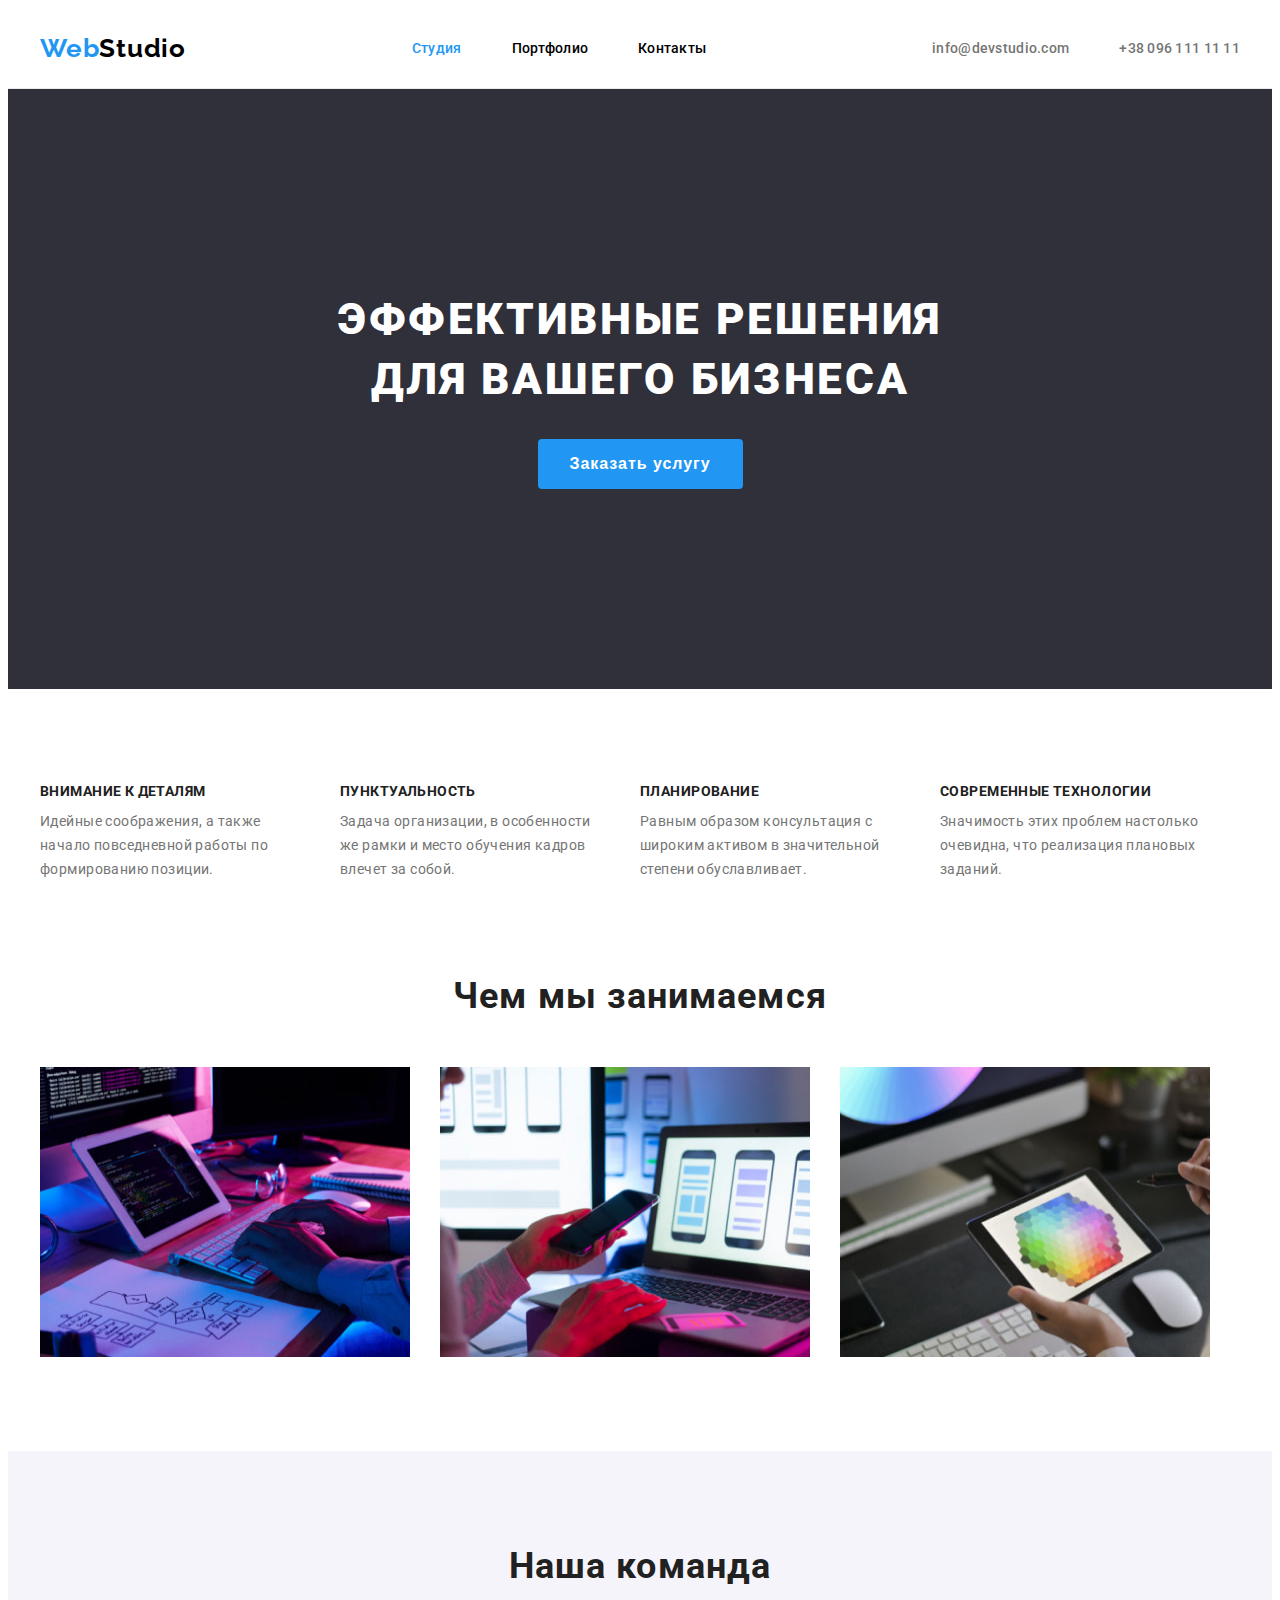
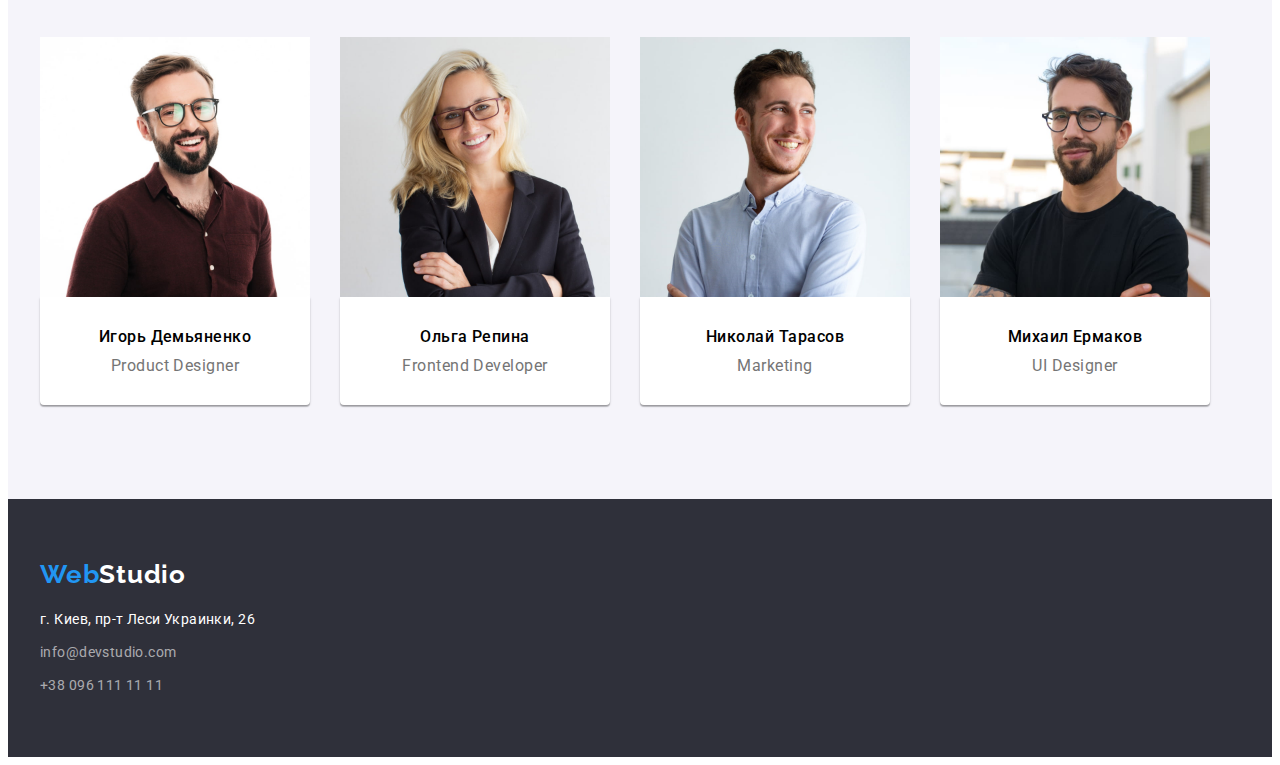
<file: index.html>
<!DOCTYPE html>
<html lang="ru">
  <head>
    <meta charset="UTF-8" />
    <meta http-equiv="X-UA-Compatible" content="IE=edge" />
    <meta name="viewport" content="width=device-width, initial-scale=1.0" />
    <title>WebStudio</title>
    <link rel="preconnect" href="https://fonts.googleapis.com" />
    <link rel="preconnect" href="https://fonts.gstatic.com" crossorigin />
    <link
      href="https://fonts.googleapis.com/css2?family=Raleway:wght@700&family=Roboto:wght@400;500;700;900&display=swap"
      rel="stylesheet"
    />
    <link
      rel="stylesheet"
      href="https://cdnjs.cloudflare.com/ajax/libs/modern-normalize/1.1.0/modern-normalize.min.css"
      integrity="sha512-wpPYUAdjBVSE4KJnH1VR1HeZfpl1ub8YT/NKx4PuQ5NmX2tKuGu6U/JRp5y+Y8XG2tV+wKQpNHVUX03MfMFn9Q=="
      crossorigin="anonymous"
      referrerpolicy="no-referrer"
    />
    <link rel="stylesheet" href="./styles-css/style.css" />
  </head>
  <body>
    <header class="header">
      <div class="container header-container">
        <a href="./index.html" lang="en" class="logo-link"
          ><span class="logo-particle">Web</span>Studio</a
        >
        <nav class="navigation">
          <ul class="navigation-menu-list">
            <li class="navigation-menu-item">
              <a class="navigation-menu-link navigation-menu-link-active" href="./index.html"
                >Студия</a
              >
            </li>
            <li class="navigation-menu-item">
              <a class="navigation-menu-link" href="./portfolio.html">Портфолио</a>
            </li>
            <li class="navigation-menu-item">
              <a class="navigation-menu-link" href="">Контакты</a>
            </li>
          </ul>
        </nav>

        <ul class="navigation-contacts-list">
          <li>
            <a class="navigation-contacts-link" href="mailto:info@devstudio.com"
              >info@devstudio.com
            </a>
          </li>
          <li>
            <a class="navigation-contacts-link" href="tel:+380961111111">+38 096 111 11 11</a>
          </li>
        </ul>
      </div>
    </header>

    <main>
      <!-- Сервис бизнес возможностей -->
      <section class="business-service-section section">
        <div class="container">
          <h1 class="business-service-headline">Эффективные решения для вашего бизнеса</h1>
          <button class="business-service-button" type="button">Заказать услугу</button>
        </div>
      </section>
      <!-- Наши преимущества -->
      <section class="strengths-group-section section">
        <div class="container">
          <ul class="strengths-group-list">
            <li>
              <h3 class="strengths-group-headline">Внимание к деталям</h3>
              <p class="strengths-group-subtext">
                Идейные соображения, а также начало повседневной работы по формированию позиции.
              </p>
            </li>
            <li>
              <h3 class="strengths-group-headline">Пунктуальность</h3>
              <p class="strengths-group-subtext">
                Задача организации, в особенности же рамки и место обучения кадров влечет за собой.
              </p>
            </li>
            <li>
              <h3 class="strengths-group-headline">Планирование</h3>
              <p class="strengths-group-subtext">
                Равным образом консультация с широким активом в значительной степени обуславливает.
              </p>
            </li>
            <li>
              <h3 class="strengths-group-headline">Современные технологии</h3>
              <p class="strengths-group-subtext">
                Значимость этих проблем настолько очевидна, что реализация плановых заданий.
              </p>
            </li>
          </ul>
        </div>
      </section>
      <!-- Чем мы занимаемся -->
      <section class="task-section section">
        <div class="container">
          <h2 class="task-section-headline">Чем мы занимаемся</h2>
          <ul class="task-section-list">
            <li>
              <img
                class="task-section-img"
                width="370"
                height="290"
                src="./photo/img.jpg"
                alt="Разработчик пишет код"
              />
            </li>
            <li>
              <img
                class="task-section-img"
                width="370"
                height="290"
                src="./photo/box2.jpg"
                alt="Человек держит телефон в руке смотря в ноутбук с фотографиями телефонов"
              />
            </li>
            <li>
              <img
                class="task-section-img"
                width="370"
                height="290"
                src="./photo/box3.jpg"
                alt="Человек выбирает цвет на планшете"
              />
            </li>
          </ul>
        </div>
      </section>
      <!-- Наша команда -->
      <section class="teammates-section section">
        <div class="container">
          <h2 class="teammates-section-headline">Наша команда</h2>
          <ul class="teammates-list">
            <li class="teammates-item">
              <img
                class="teammates-img"
                width="270"
                height="260"
                src="./photo/img-0.jpg"
                alt="Участник команды, мужчина"
              />
              <div class="teammates-card-decription">
                <h3 class="teammates-headline-name">Игорь Демьяненко</h3>
                <p class="teammates-text" lang="en">Product Designer</p>
              </div>
            </li>
            <li class="teammates-item">
              <img
                class="teammates-img"
                width="270"
                height="260"
                src="./photo/img-1.jpg"
                alt="Участник команды, женщина"
              />
              <div class="teammates-card-decription">
                <h3 class="teammates-headline-name">Ольга Репина</h3>
                <p class="teammates-text" lang="en">Frontend Developer</p>
              </div>
            </li>
            <li class="teammates-item">
              <img
                class="teammates-img"
                width="270"
                height="260"
                src="./photo/img-2.jpg"
                alt="Участник команды, мужчина"
              />
              <div class="teammates-card-decription">
                <h3 class="teammates-headline-name">Николай Тарасов</h3>
                <p class="teammates-text" lang="en">Marketing</p>
              </div>
            </li>
            <li class="teammates-item">
              <img
                class="teammates-img"
                width="270"
                height="260"
                src="./photo/img-3.jpg"
                alt="Участник команды, мужчина"
              />
              <div class="teammates-card-decription">
                <h3 class="teammates-headline-name">Михаил Ермаков</h3>
                <p class="teammates-text" lang="en">UI Designer</p>
              </div>
            </li>
          </ul>
        </div>
      </section>
    </main>
    <footer class="footer">
      <div class="container">
        <a href="./index.html" lang="en" class="footer-logo-link">
          <span class="logo-blue-part">Web</span>Studio
        </a>

        <address class="footer-info">
          <p class="footer-adress-location">г. Киев, пр-т Леси Украинки, 26</p>
          <ul class="footer-contacts-list">
            <li class="footer-mail-link">
              <a class="footer-contacts-link" href="mailto:info@devstudio.com"
                >info@devstudio.com
              </a>
            </li>
            <li>
              <a class="footer-contacts-link" href="tel:+380961111111">+38 096 111 11 11</a>
            </li>
          </ul>
        </address>
      </div>
    </footer>
  </body>
</html>
</file>
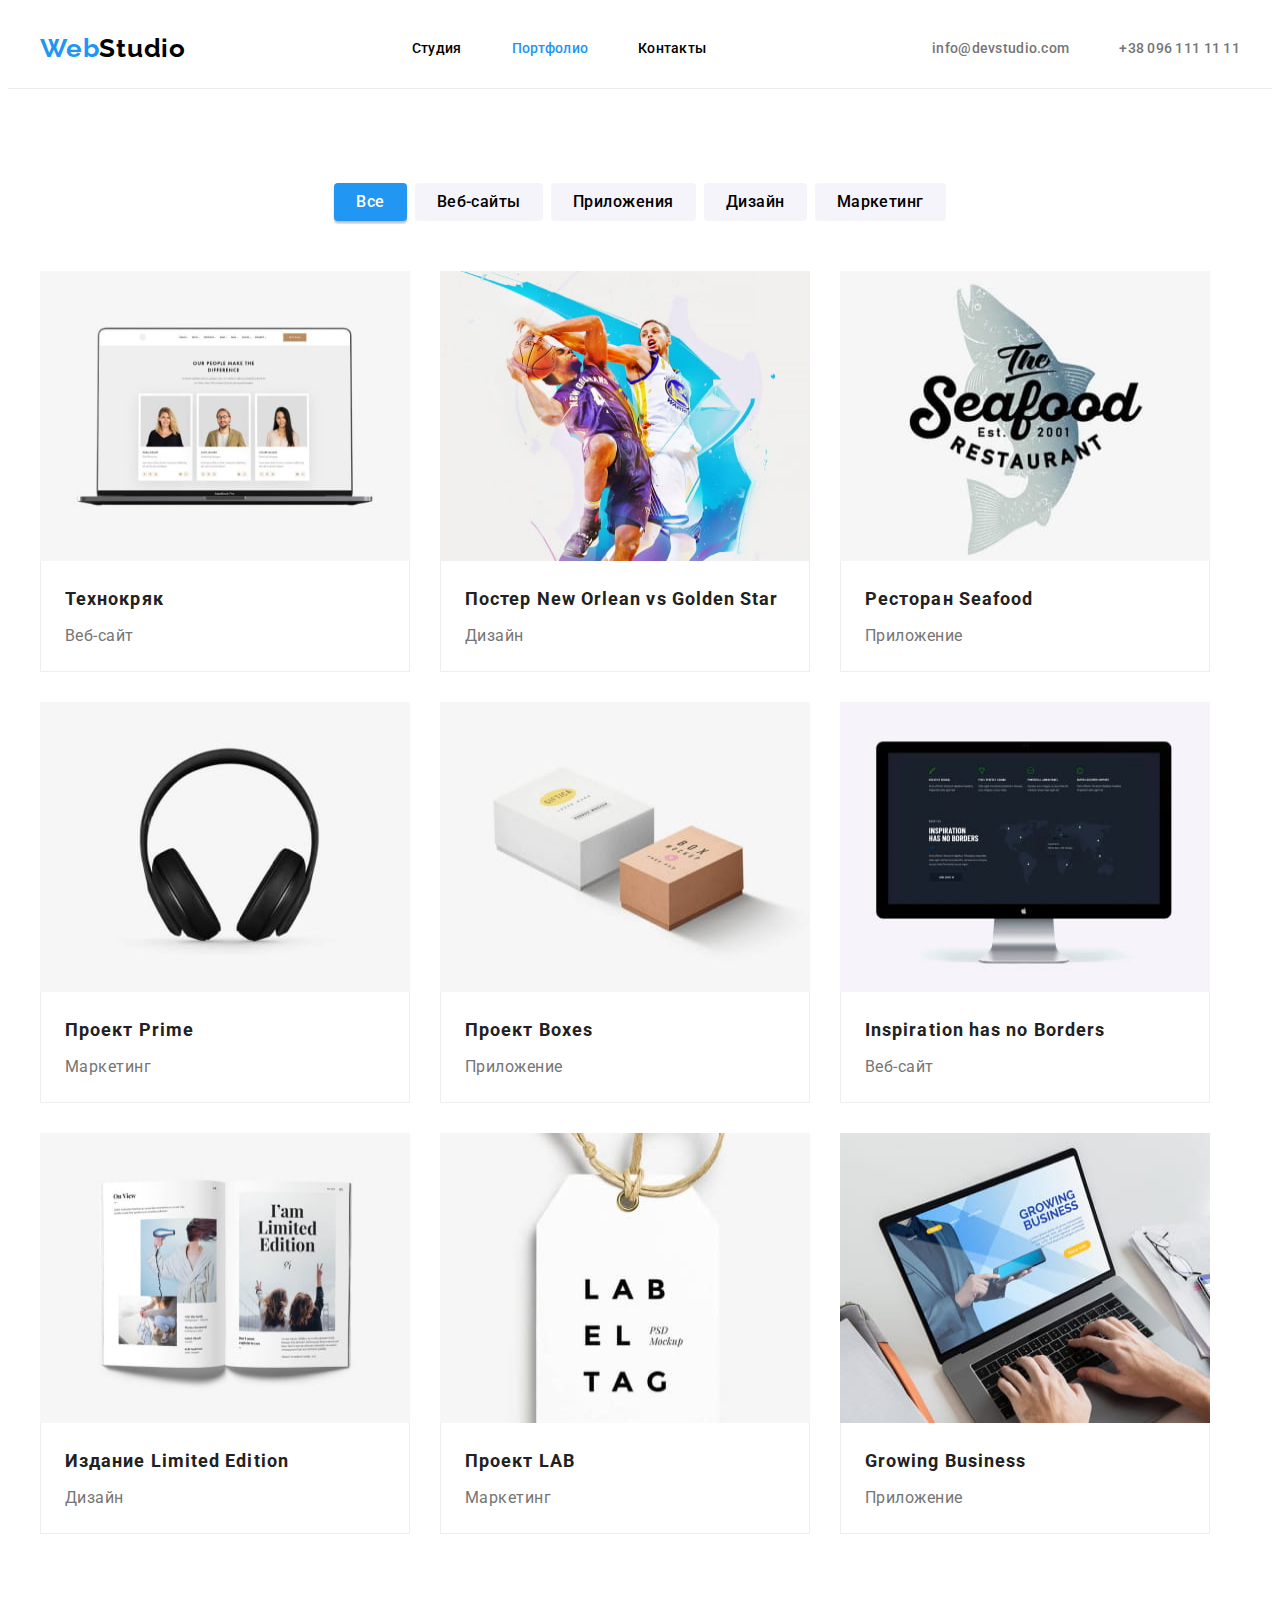
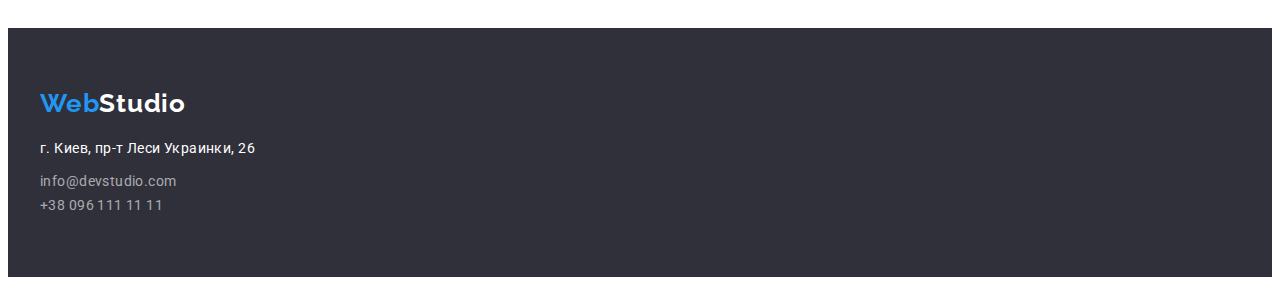
<file: portfolio.html>
<!DOCTYPE html>
<html lang="ru">
  <head>
    <meta charset="UTF-8" />
    <meta http-equiv="X-UA-Compatible" content="IE=edge" />
    <meta name="viewport" content="width=device-width, initial-scale=1.0" />
    <title>Portfolio</title>
    <link rel="preconnect" href="https://fonts.googleapis.com" />
    <link rel="preconnect" href="https://fonts.gstatic.com" crossorigin />
    <link
      href="https://fonts.googleapis.com/css2?family=Raleway:wght@700&family=Roboto:wght@400;500;700;900&display=swap"
      rel="stylesheet"
    />
    <link
      rel="stylesheet"
      href="https://cdnjs.cloudflare.com/ajax/libs/modern-normalize/1.1.0/modern-normalize.min.css"
      integrity="sha512-wpPYUAdjBVSE4KJnH1VR1HeZfpl1ub8YT/NKx4PuQ5NmX2tKuGu6U/JRp5y+Y8XG2tV+wKQpNHVUX03MfMFn9Q=="
      crossorigin="anonymous"
      referrerpolicy="no-referrer"
    />
    <link rel="stylesheet" href="./styles-css/style.css" />
  </head>
  <body>
    <header class="header">
      <div class="container header-container">
        <a href="./index.html" lang="en" class="logo-link"
          ><span class="logo-particle">Web</span>Studio</a
        >
        <nav class="navigation">
          <ul class="navigation-menu-list">
            <li class="navigation-menu-item">
              <a class="navigation-menu-link" href="./index.html">Студия</a>
            </li>
            <li class="navigation-menu-item">
              <a class="navigation-menu-link navigation-menu-link-active" href="./portfolio.html"
                >Портфолио</a
              >
            </li>
            <li class="navigation-menu-item">
              <a class="navigation-menu-link" href="">Контакты</a>
            </li>
          </ul>
        </nav>

        <ul class="navigation-contacts-list">
          <li>
            <a class="navigation-contacts-link" href="mailto:info@devstudio.com"
              >info@devstudio.com
            </a>
          </li>
          <li>
            <a class="navigation-contacts-link" href="tel:+380961111111">+38 096 111 11 11</a>
          </li>
        </ul>
      </div>
    </header>

    <main>
      <section class="section">
        <div class="container">
          <ul class="main-filter-list">
            <li class="main-filter-item">
              <button class="main-section-button current-button" type="button">Все</button>
            </li>
            <li class="main-filter-item">
              <button class="main-section-button" type="button">Веб-сайты</button>
            </li>
            <li class="main-filter-item">
              <button class="main-section-button" type="button">Приложения</button>
            </li>
            <li class="main-filter-item">
              <button class="main-section-button" type="button">Дизайн</button>
            </li>
            <li class="main-filter-item">
              <button class="main-section-button" type="button">Маркетинг</button>
            </li>
          </ul>

          <ul class="main-section-list">
            <li class="main-section-item">
              <a href="">
                <img
                  class="portfolio-img"
                  src="./photo/img10.jpg"
                  lang="en"
                  alt="Laptop and Website"
                />
                <div class="main-section-item-decription">
                  <h2 class="main-section-headline-description">Технокряк</h2>
                  <p class="main-section-subline-description">Веб-сайт</p>
                </div>
              </a>
            </li>
            <li class="main-section-item">
              <a href="">
                <img
                  class="portfolio-img"
                  src="./photo/img-11.jpg"
                  lang="en"
                  alt="Two basketball players playing"
                />
                <div class="main-section-item-decription">
                  <h2 class="main-section-headline-description">
                    Постер New Orlean vs Golden Star
                  </h2>
                  <p class="main-section-subline-description">Дизайн</p>
                </div>
              </a>
            </li>
            <li class="main-section-item">
              <a href="">
                <img
                  class="portfolio-img"
                  src="./photo/img-12.jpg"
                  lang="en"
                  alt="Seafood restaurant logos"
                />
                <div class="main-section-item-decription">
                  <h2 class="main-section-headline-description">Ресторан Seafood</h2>
                  <p class="main-section-subline-description">Приложение</p>
                </div>
              </a>
            </li>
            <li class="main-section-item">
              <a href="">
                <img class="portfolio-img" src="./photo/img-13.jpg" lang="en" alt="Headphones" />
                <div class="main-section-item-decription">
                  <h2 class="main-section-headline-description">Проект Prime</h2>
                  <p class="main-section-subline-description">Маркетинг</p>
                </div></a
              >
            </li>
            <li class="main-section-item">
              <a href="">
                <img
                  class="portfolio-img"
                  src="./photo/img-16.jpg"
                  lang="en"
                  alt="Two box one white and orange"
                />
                <div class="main-section-item-decription">
                  <h2 class="main-section-headline-description">Проект Boxes</h2>
                  <p class="main-section-subline-description">Приложение</p>
                </div>
              </a>
            </li>
            <li class="main-section-item">
              <a href="">
                <img
                  class="portfolio-img"
                  src="./photo/img-14.jpg"
                  lang="en"
                  alt="screen and website"
                />
                <div class="main-section-item-decription">
                  <h2 class="main-section-headline-description">Inspiration has no Borders</h2>
                  <p class="main-section-subline-description">Веб-сайт</p>
                </div>
              </a>
            </li>

            <li class="main-section-item">
              <a href="">
                <img class="portfolio-img" src="./photo/img-17.jpg" lang="en" alt="magazine" />
                <div class="main-section-item-decription">
                  <h2 class="main-section-headline-description">Издание Limited Edition</h2>
                  <p class="main-section-subline-description">Дизайн</p>
                </div>
              </a>
            </li>
            <li class="main-section-item">
              <a href="">
                <img
                  class="portfolio-img"
                  src="./photo/img-18.jpg"
                  lang="en"
                  alt=" LAB EL TAG label"
                />
                <div class="main-section-item-decription">
                  <h2 class="main-section-headline-description">Проект LAB</h2>
                  <p class="main-section-subline-description">Маркетинг</p>
                </div>
              </a>
            </li>
            <li class="main-section-item">
              <a href=""
                ><img
                  class="portfolio-img"
                  src="./photo/img-19.jpg"
                  lang="en"
                  alt="man using laptop and Growing Buisness app"
                />
                <div class="main-section-item-decription">
                  <h2 class="main-section-headline-description">Growing Business</h2>
                  <p class="main-section-subline-description">Приложение</p>
                </div>
              </a>
            </li>
          </ul>
        </div>
      </section>
    </main>
    <footer class="footer">
      <div class="container">
        <a href="./index.html" lang="en" class="footer-logo-link">
          <span class="logo-blue-part">Web</span>Studio
        </a>

        <address class="footer-info">
          <p class="footer-adress-location">г. Киев, пр-т Леси Украинки, 26</p>
          <ul class="footer-contacts-list">
            <li>
              <a class="footer-contacts-link" href="mailto:info@devstudio.com"
                >info@devstudio.com
              </a>
            </li>
            <li>
              <a class="footer-contacts-link" href="tel:+380961111111">+38 096 111 11 11</a>
            </li>
          </ul>
        </address>
      </div>
    </footer>
  </body>
</html>
</file>
<file: styles-css/style.css>
:root {
  /* fonts */
  --main-font: 'Roboto', sans-serif;

  --secondary-font: 'Raleway', sans-serif;
  /* text-colors */
  --main-text-color: #757575;
  --headline-text-color: #212121;
  --link-hover-text-color: #2196f3;
  --footer-logo-color: #ffffff;
  --footer-address-hover: #ffffff;
  --footer-address-text-color: #ffffff99;
  --logo-header-black: #000000;

  /* bg-colors */
  --nav-bg-color: #ffffff;
  --navig-bg-color: #ececec;
  --section-footer-bg-color: #2f303a;
  --teammates-section-bg-color: #f5f4fa;
  --portfolio-buttons-bg-color: #f5f4fa;
  --portfolio-buttons-hover-bg-color: #2196f3;
  /* others */
  --indent: 30px;
  --items: 3;
}

/* Base */
body {
  font-family: var(--main-font);
}
h1,
h2,
h3,
h4,
h5,
h6,
p,
ul {
  margin: 0;
  padding: 0;
}
img {
  display: block;
}
ul {
  list-style: none;
}
a {
  text-decoration: none;
  color: inherit;
}

.section {
  padding: 94px 0;
}
.container {
  width: 1200px;
  margin-left: auto;
  margin-right: auto;
  padding-left: 15px;
  padding-right: 15px;
}
/* header-style */

.header {
  background-color: var(--nav-bg-color);
  border-bottom: 1px solid #ececec;
}
.header-container {
  display: flex;
  align-items: center;
}
/* logo-style */
.logo-link {
  margin-right: auto;
  font-family: var(--secondary-font);
  color: var(--logo-header-black);
  font-weight: 700;
  font-size: 26px;
  line-height: 31px;
  /* identical to box height */
  letter-spacing: 0.03em;
}
.logo-particle {
  color: var(--link-hover-text-color);
}
/* navigation menu list */

.navigation-menu-link-active {
  color: var(--link-hover-text-color);
}

.navigation-menu-link:hover,
.navigation-menu-link:focus,
.navigation-contacts-link:hover,
.navigation-contacts-link:focus {
  color: var(--link-hover-text-color);
}

.navigation-menu-list {
  margin-left: 93px;
  font-weight: 500;
  font-size: 14px;
  line-height: calc(16 / 14);
  letter-spacing: 0.02em;
}
.navigation-contacts-list,
.navigation-menu-list {
  display: flex;
  gap: 50px;
  margin-left: auto;
}

.navigation-menu-link {
  display: block;
  padding-top: 32px;
  padding-bottom: 32px;
}
.navigation-contacts-list {
  margin-left: auto;
  font-weight: 500;
  color: #757575;
  font-size: 14px;
  line-height: calc(16 / 14);
  letter-spacing: 0.02em;
}
.navigation-contacts-link {
  padding: 32px 0;
}

/* main */
.business-service-section {
  background-color: var(--section-footer-bg-color);
  padding: 200px 0;
}
.business-service-headline {
  margin-bottom: 30px;
  width: 696px;
  margin: 0 auto 30px auto;
  font-weight: 900;
  font-size: 44px;
  line-height: calc(60 / 44);
  text-align: center;
  letter-spacing: 0.06em;
  text-transform: uppercase;
  color: var(--nav-bg-color);
}
.business-service-button {
  margin: 0 auto;
  padding: 10px 32px;
  cursor: pointer;
  border-radius: 4px;
  border: none;
  background-color: var(--link-hover-text-color);
  font-weight: 700;
  font-size: 16px;
  line-height: calc(30 / 16);
  color: var(--nav-bg-color);
  display: flex;
  align-items: center;
  text-align: center;
  letter-spacing: 0.06em;
}

.business-service-button:hover,
.business-service-button:focus {
  background-color: #188ce8;
}

/* Strengths-section */
.strengths-group-list {
  display: flex;
  gap: 30px;
}
.strengths-group-headline {
  margin-bottom: 10px;
  font-size: 14px;
  line-height: calc(16 / 14);
  letter-spacing: 0.03em;
  text-transform: uppercase;
  color: var(--headline-text-color);
}
.strengths-group-subtext {
  width: 270px;
  font-weight: 400;
  font-size: 14px;
  line-height: calc(24 / 14);
  letter-spacing: 0.03em;
  color: var(--main-text-color);
}

/* task section */
.task-section {
  padding-top: 0;
}
.task-section-headline {
  margin: 0 auto 50px auto;
  font-size: 36px;
  line-height: calc(42 / 36);
  text-align: center;
  letter-spacing: 0.03em;
  color: var(--headline-text-color);
}
.task-section-list {
  display: flex;
  gap: 30px;
}
/* Our team */

.teammates-section {
  background-color: var(--teammates-section-bg-color);
  padding: 94px 0 94px 0;
}
.teammates-section-headline {
  margin-bottom: 50px;
  color: var(--headline-text-color);
  font-size: 36px;
  line-height: calc(42 / 36);
  text-align: center;
  letter-spacing: 0.03em;
}
.teammates-list {
  display: flex;
  flex-wrap: wrap;
  gap: 30px;
}
.teammates-item {
  flex-basis: calc((100% - 30px * 7) / 8);
}
.teammates-card-decription {
  padding: 30px;
  background-color: var(--nav-bg-color);
  border-radius: 0px 0px 4px 4px;
  box-shadow: 0px 1px 3px rgba(0, 0, 0, 0.12), 0px 1px 1px rgba(0, 0, 0, 0.14),
    0px 2px 1px rgba(0, 0, 0, 0.2);
  text-align: center;
}
.teammates-headline-name {
  margin-bottom: 10px;
  font-size: 16px;
  font-weight: 500;
  line-height: calc(19 / 16);
  /* identical to box height */

  text-align: center;
  letter-spacing: 0.03em;
}
.teammates-text {
  font-size: 16px;
  line-height: calc(19 / 16);
  /* identical to box height */

  text-align: center;
  letter-spacing: 0.03em;
  color: var(--main-text-color);
}

/* footer */
.footer {
  padding-top: 60px;
  padding-bottom: 60px;
  background-color: var(--section-footer-bg-color);
}
.footer-logo-link {
  color: var(--footer-logo-color);
  font-family: 'Raleway';

  font-weight: 700;
  font-size: 26px;
  line-height: calc(31 / 26);
  /* identical to box height */

  letter-spacing: 0.03em;
}
.logo-blue-part {
  color: var(--link-hover-text-color);
}

.footer-info {
  margin-top: 17px;
  font-style: normal;
}
.footer-adress-location {
  color: var(--nav-bg-color);
  font-weight: 400;
  font-size: 14px;
  line-height: calc(24 / 14);
  /* or 171% */

  letter-spacing: 0.03em;
}
.footer-contacts-list {
  margin-top: 9px;
  display: flex;
  flex-direction: column;
}

.footer-contacts-link {
  color: var(--footer-address-text-color);
  font-size: 14px;
  line-height: calc(24 / 14);
  letter-spacing: 0.03em;
}

.footer-contacts-link:hover,
.footer-contacts-link:focus {
  color: var(--footer-address-hover);
}
.footer-mail-link {
  margin-bottom: 9px;
}

/* /////////////////////////////////////////////////////////////////////////// */
/* ---portfolio.html--- */
/* portfolio-image */
.main-section {
  padding: 94px 0;
}
.portfolio-img {
  width: 370px;
  height: 290px;
}
.main-filter-list {
  display: flex;
  gap: 8px;
  text-align: center;
  justify-content: center;
}
.main-section-button {
  padding: 6px 22px;
  border: none;
  border-radius: 4px;
  font-family: inherit;
  font-weight: 500;
  background-color: var(--portfolio-buttons-bg-color);
  cursor: pointer;
  font-size: 16px;
  line-height: calc(26 / 16);
  text-align: center;
  letter-spacing: 0.03em;
}
.current-button {
  background-color: var(--portfolio-buttons-hover-bg-color);
  color: var(--nav-bg-color);
  box-shadow: 0px 3px 1px rgba(0, 0, 0, 0.1), 0px 1px 2px rgba(0, 0, 0, 0.08),
    0px 2px 2px rgba(0, 0, 0, 0.12);
}
.main-section-button:hover,
.main-section-button:focus {
  background-color: var(--portfolio-buttons-hover-bg-color);
  color: var(--nav-bg-color);
  box-shadow: 0px 3px 1px rgba(0, 0, 0, 0.1), 0px 1px 2px rgba(0, 0, 0, 0.08),
    0px 2px 2px rgba(0, 0, 0, 0.12);
}

/* main section list */
.main-section-list {
  margin-top: 50px;
  display: flex;
  flex-wrap: wrap;
  gap: var(--indent);
}
.main-section-item {
  flex-grow: calc((100% - var(--indent) * (var(--items) - 1)) / var(--items));
}
.main-section-item-decription {
  padding: 20px 24px;
  background-color: var(--footer-address-hover);
  border: 1px solid #eeeeee;
  border-top: none;
}
.main-section-headline-description {
  margin-bottom: 4px;
  font-size: 18px;
  line-height: calc(36 / 18);
  color: var(--headline-text-color);
  letter-spacing: 0.06em;
}
.main-section-subline-description {
  font-weight: 400;
  font-size: 16px;
  line-height: calc(30 / 16);
  color: var(--main-text-color);
  letter-spacing: 0.03em;
}
</file>
